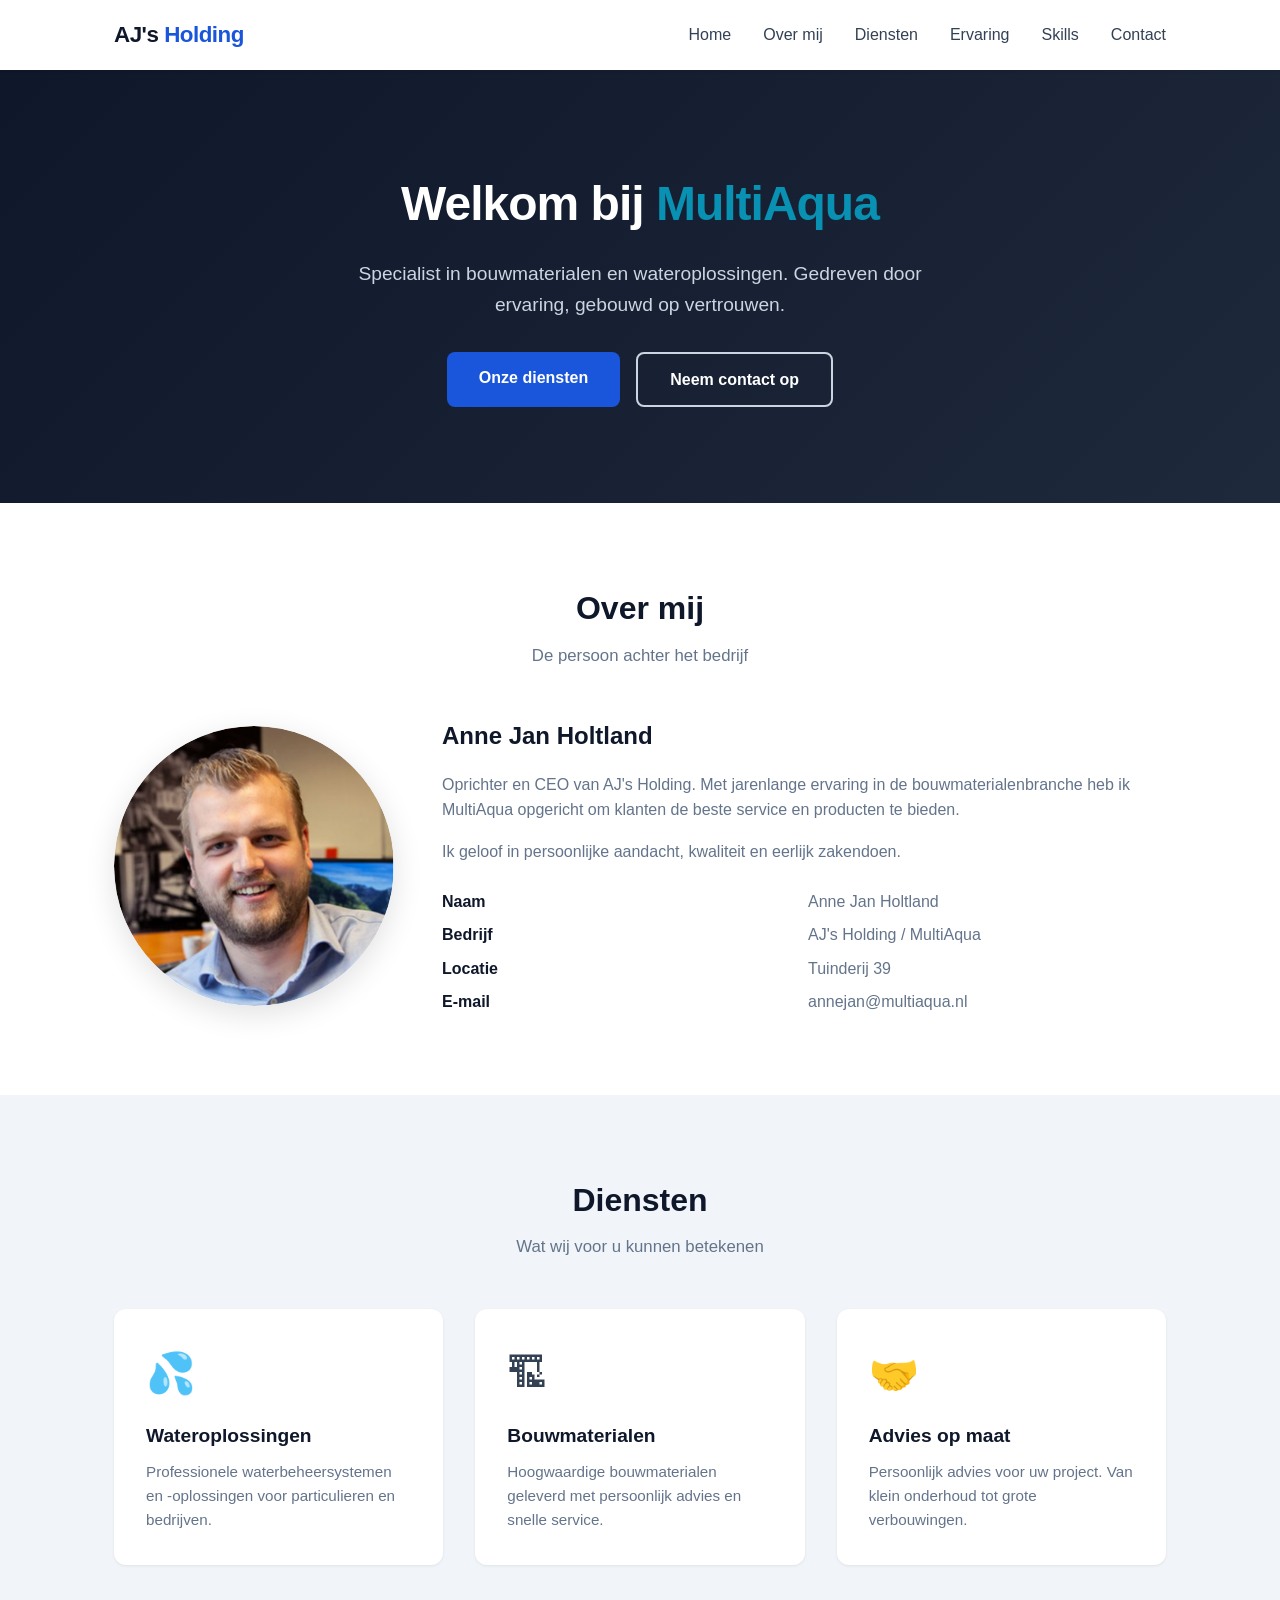
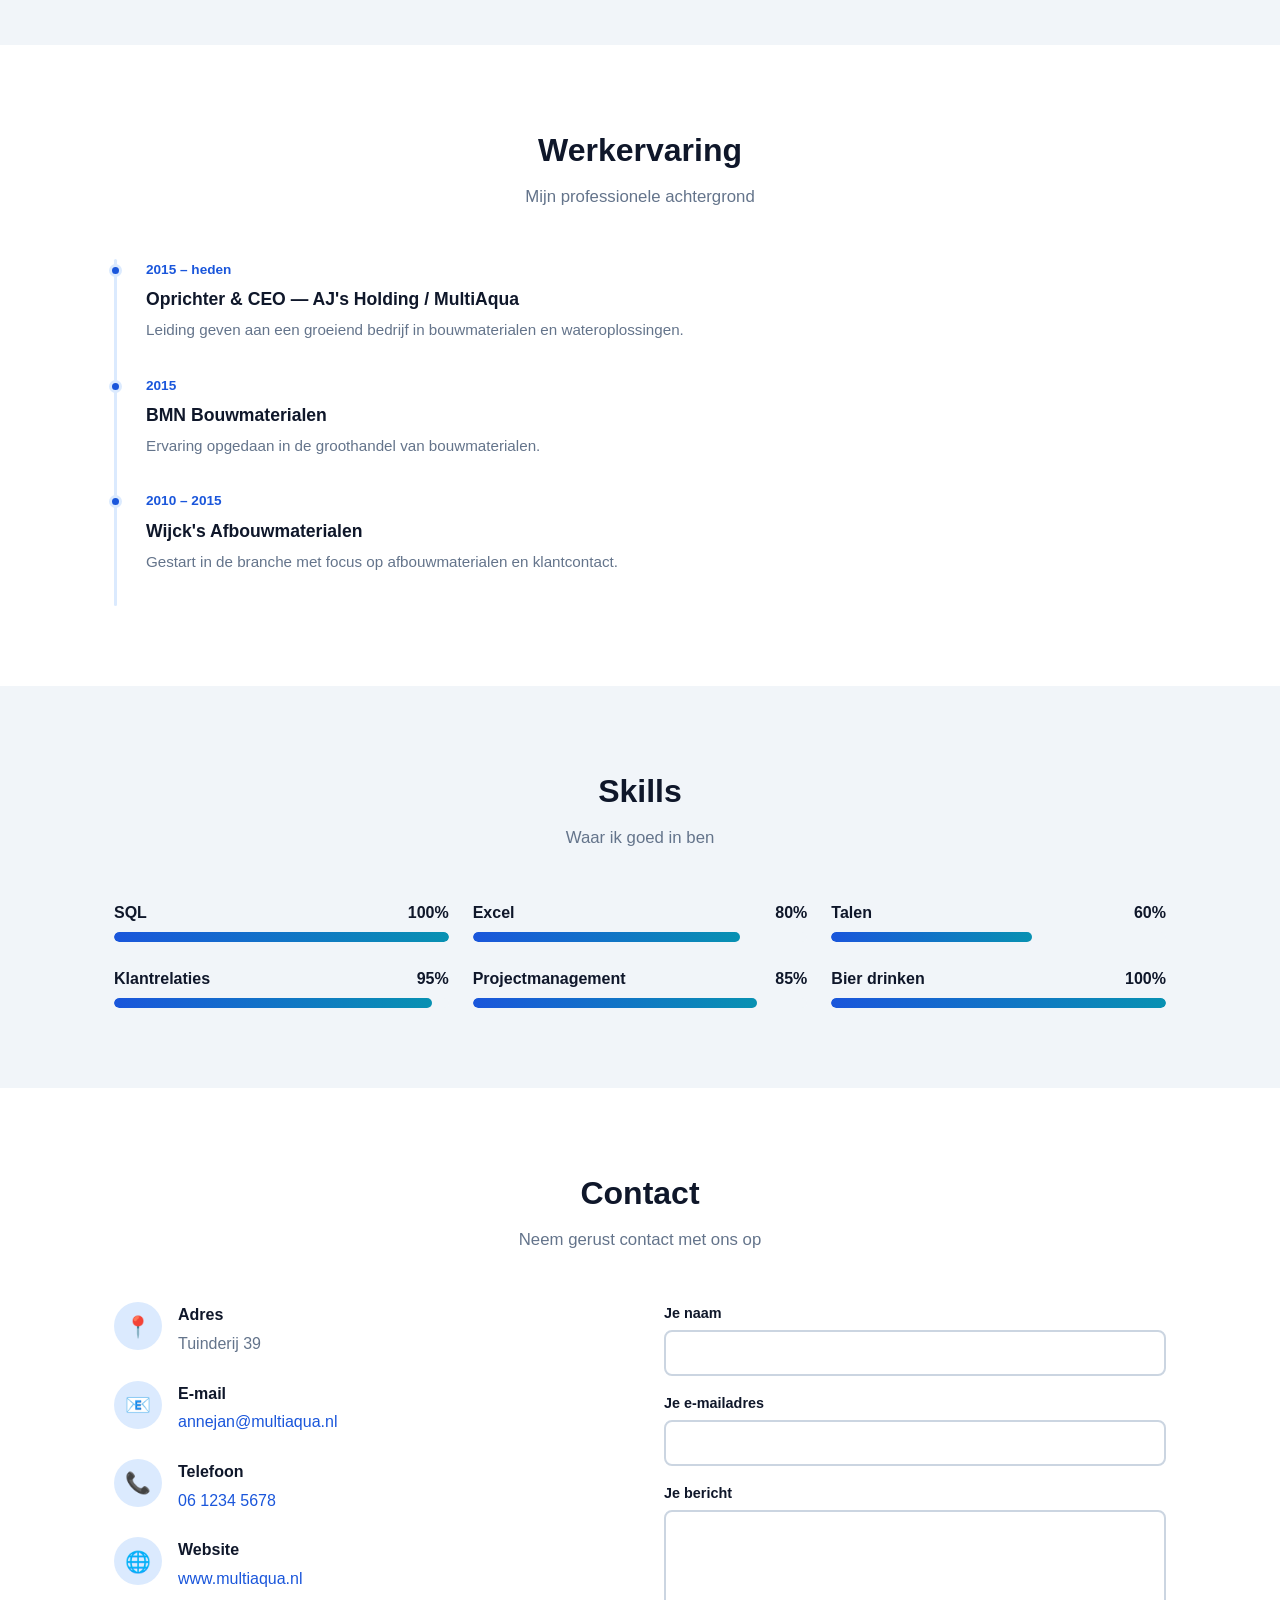
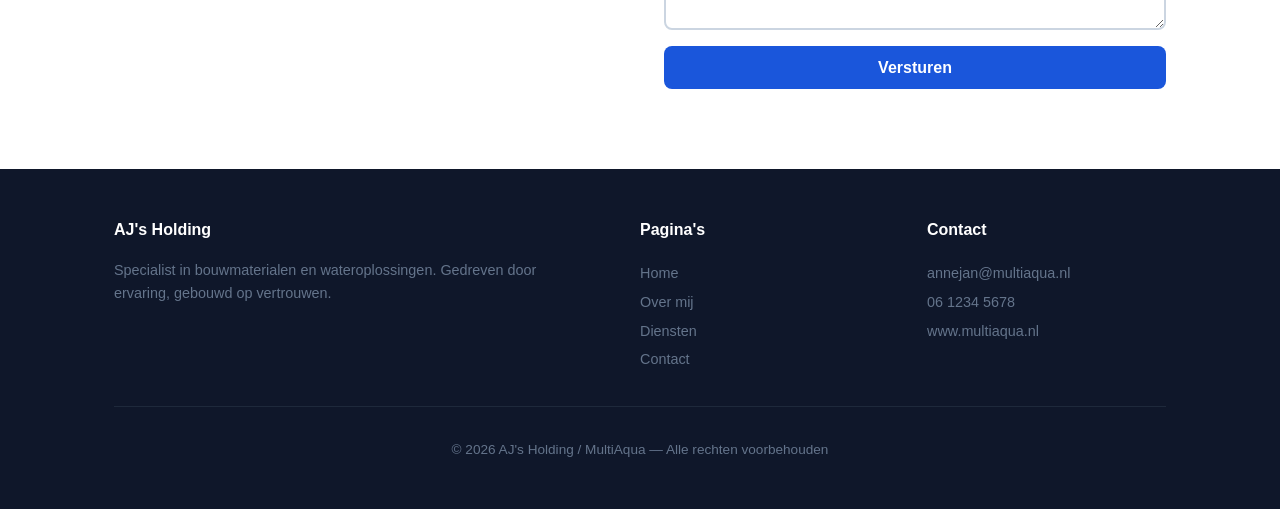
<file: index.html>
<!DOCTYPE html>
<html lang="nl">

<head>
  <meta charset="utf-8">
  <meta name="viewport" content="width=device-width, initial-scale=1.0">
  <title>AJ's Holding &mdash; MultiAqua</title>
  <link rel="stylesheet" href="css/style.css">
</head>

<body>
  <!-- Header -->
  <header class="header">
    <div class="container">
      <a href="index.html" class="logo">AJ's <span>Holding</span></a>
      <button class="menu-toggle" aria-label="Menu openen">
        <span></span>
        <span></span>
        <span></span>
      </button>
      <ul class="nav-links">
        <li><a href="#home">Home</a></li>
        <li><a href="#over">Over mij</a></li>
        <li><a href="#diensten">Diensten</a></li>
        <li><a href="#ervaring">Ervaring</a></li>
        <li><a href="#skills">Skills</a></li>
        <li><a href="#contact">Contact</a></li>
      </ul>
    </div>
  </header>

  <!-- Hero -->
  <section id="home" class="hero">
    <div class="container">
      <h1>Welkom bij <span>MultiAqua</span></h1>
      <p>Specialist in bouwmaterialen en wateroplossingen. Gedreven door ervaring, gebouwd op vertrouwen.</p>
      <div class="hero-buttons">
        <a href="#diensten" class="btn btn--primary">Onze diensten</a>
        <a href="#contact" class="btn btn--outline">Neem contact op</a>
      </div>
    </div>
  </section>

  <!-- Over mij -->
  <section id="over" class="section section--alt">
    <div class="container">
      <h2 class="section-title">Over mij</h2>
      <p class="section-subtitle">De persoon achter het bedrijf</p>
      <div class="about-grid">
        <div class="about-image">
          <img src="images/BMN_AnneJan2.png" alt="Anne Jan Holtland">
        </div>
        <div class="about-text">
          <h3>Anne Jan Holtland</h3>
          <p>Oprichter en CEO van AJ's Holding. Met jarenlange ervaring in de bouwmaterialenbranche heb ik MultiAqua opgericht om klanten de beste service en producten te bieden.</p>
          <p>Ik geloof in persoonlijke aandacht, kwaliteit en eerlijk zakendoen.</p>
          <dl class="about-details">
            <dt>Naam</dt>
            <dd>Anne Jan Holtland</dd>
            <dt>Bedrijf</dt>
            <dd>AJ's Holding / MultiAqua</dd>
            <dt>Locatie</dt>
            <dd>Tuinderij 39</dd>
            <dt>E-mail</dt>
            <dd>annejan@multiaqua.nl</dd>
          </dl>
        </div>
      </div>
    </div>
  </section>

  <!-- Diensten -->
  <section id="diensten" class="section">
    <div class="container">
      <h2 class="section-title">Diensten</h2>
      <p class="section-subtitle">Wat wij voor u kunnen betekenen</p>
      <div class="cards-grid">
        <div class="card">
          <div class="card-icon">&#128166;</div>
          <h3>Wateroplossingen</h3>
          <p>Professionele waterbeheersystemen en -oplossingen voor particulieren en bedrijven.</p>
        </div>
        <div class="card">
          <div class="card-icon">&#127959;</div>
          <h3>Bouwmaterialen</h3>
          <p>Hoogwaardige bouwmaterialen geleverd met persoonlijk advies en snelle service.</p>
        </div>
        <div class="card">
          <div class="card-icon">&#129309;</div>
          <h3>Advies op maat</h3>
          <p>Persoonlijk advies voor uw project. Van klein onderhoud tot grote verbouwingen.</p>
        </div>
      </div>
    </div>
  </section>

  <!-- Werkervaring -->
  <section id="ervaring" class="section section--alt">
    <div class="container">
      <h2 class="section-title">Werkervaring</h2>
      <p class="section-subtitle">Mijn professionele achtergrond</p>
      <div class="timeline">
        <div class="timeline-item">
          <div class="timeline-year">2015 &ndash; heden</div>
          <h3>Oprichter &amp; CEO &mdash; AJ's Holding / MultiAqua</h3>
          <p>Leiding geven aan een groeiend bedrijf in bouwmaterialen en wateroplossingen.</p>
        </div>
        <div class="timeline-item">
          <div class="timeline-year">2015</div>
          <h3>BMN Bouwmaterialen</h3>
          <p>Ervaring opgedaan in de groothandel van bouwmaterialen.</p>
        </div>
        <div class="timeline-item">
          <div class="timeline-year">2010 &ndash; 2015</div>
          <h3>Wijck's Afbouwmaterialen</h3>
          <p>Gestart in de branche met focus op afbouwmaterialen en klantcontact.</p>
        </div>
      </div>
    </div>
  </section>

  <!-- Skills -->
  <section id="skills" class="section">
    <div class="container">
      <h2 class="section-title">Skills</h2>
      <p class="section-subtitle">Waar ik goed in ben</p>
      <div class="skills-grid">
        <div class="skill-item">
          <div class="skill-header"><span>SQL</span><span>100%</span></div>
          <div class="skill-bar"><div class="skill-fill" style="width:100%"></div></div>
        </div>
        <div class="skill-item">
          <div class="skill-header"><span>Excel</span><span>80%</span></div>
          <div class="skill-bar"><div class="skill-fill" style="width:80%"></div></div>
        </div>
        <div class="skill-item">
          <div class="skill-header"><span>Talen</span><span>60%</span></div>
          <div class="skill-bar"><div class="skill-fill" style="width:60%"></div></div>
        </div>
        <div class="skill-item">
          <div class="skill-header"><span>Klantrelaties</span><span>95%</span></div>
          <div class="skill-bar"><div class="skill-fill" style="width:95%"></div></div>
        </div>
        <div class="skill-item">
          <div class="skill-header"><span>Projectmanagement</span><span>85%</span></div>
          <div class="skill-bar"><div class="skill-fill" style="width:85%"></div></div>
        </div>
        <div class="skill-item">
          <div class="skill-header"><span>Bier drinken</span><span>100%</span></div>
          <div class="skill-bar"><div class="skill-fill" style="width:100%"></div></div>
        </div>
      </div>
    </div>
  </section>

  <!-- Contact -->
  <section id="contact" class="section section--alt">
    <div class="container">
      <h2 class="section-title">Contact</h2>
      <p class="section-subtitle">Neem gerust contact met ons op</p>
      <div class="contact-grid">
        <div>
          <div class="contact-info-item">
            <div class="contact-icon">&#128205;</div>
            <div>
              <h4>Adres</h4>
              <p>Tuinderij 39</p>
            </div>
          </div>
          <div class="contact-info-item">
            <div class="contact-icon">&#128231;</div>
            <div>
              <h4>E-mail</h4>
              <p><a href="mailto:annejan@multiaqua.nl">annejan@multiaqua.nl</a></p>
            </div>
          </div>
          <div class="contact-info-item">
            <div class="contact-icon">&#128222;</div>
            <div>
              <h4>Telefoon</h4>
              <p><a href="tel:0612345678">06 1234 5678</a></p>
            </div>
          </div>
          <div class="contact-info-item">
            <div class="contact-icon">&#127760;</div>
            <div>
              <h4>Website</h4>
              <p><a href="https://www.multiaqua.nl">www.multiaqua.nl</a></p>
            </div>
          </div>
        </div>
        <form class="contact-form" action="mailto:ajholtland@hotmail.com" method="post" enctype="text/plain">
          <div class="form-group">
            <label for="name">Je naam</label>
            <input type="text" id="name" name="YourName" required>
          </div>
          <div class="form-group">
            <label for="email">Je e-mailadres</label>
            <input type="email" id="email" name="YourEmail" required>
          </div>
          <div class="form-group">
            <label for="message">Je bericht</label>
            <textarea id="message" name="YourMessage" rows="5"></textarea>
          </div>
          <button type="submit" class="btn btn--primary">Versturen</button>
        </form>
      </div>
    </div>
  </section>

  <!-- Footer -->
  <footer class="footer">
    <div class="container">
      <div class="footer-grid">
        <div>
          <h4>AJ's Holding</h4>
          <p>Specialist in bouwmaterialen en wateroplossingen. Gedreven door ervaring, gebouwd op vertrouwen.</p>
        </div>
        <div>
          <h4>Pagina's</h4>
          <ul class="footer-links">
            <li><a href="#home">Home</a></li>
            <li><a href="#over">Over mij</a></li>
            <li><a href="#diensten">Diensten</a></li>
            <li><a href="#contact">Contact</a></li>
          </ul>
        </div>
        <div>
          <h4>Contact</h4>
          <ul class="footer-links">
            <li><a href="mailto:annejan@multiaqua.nl">annejan@multiaqua.nl</a></li>
            <li><a href="tel:0612345678">06 1234 5678</a></li>
            <li><a href="https://www.multiaqua.nl">www.multiaqua.nl</a></li>
          </ul>
        </div>
      </div>
      <div class="footer-bottom">
        &copy; 2026 AJ's Holding / MultiAqua &mdash; Alle rechten voorbehouden
      </div>
    </div>
  </footer>

  <script src="js/main.js"></script>
</body>

</html>
</file>
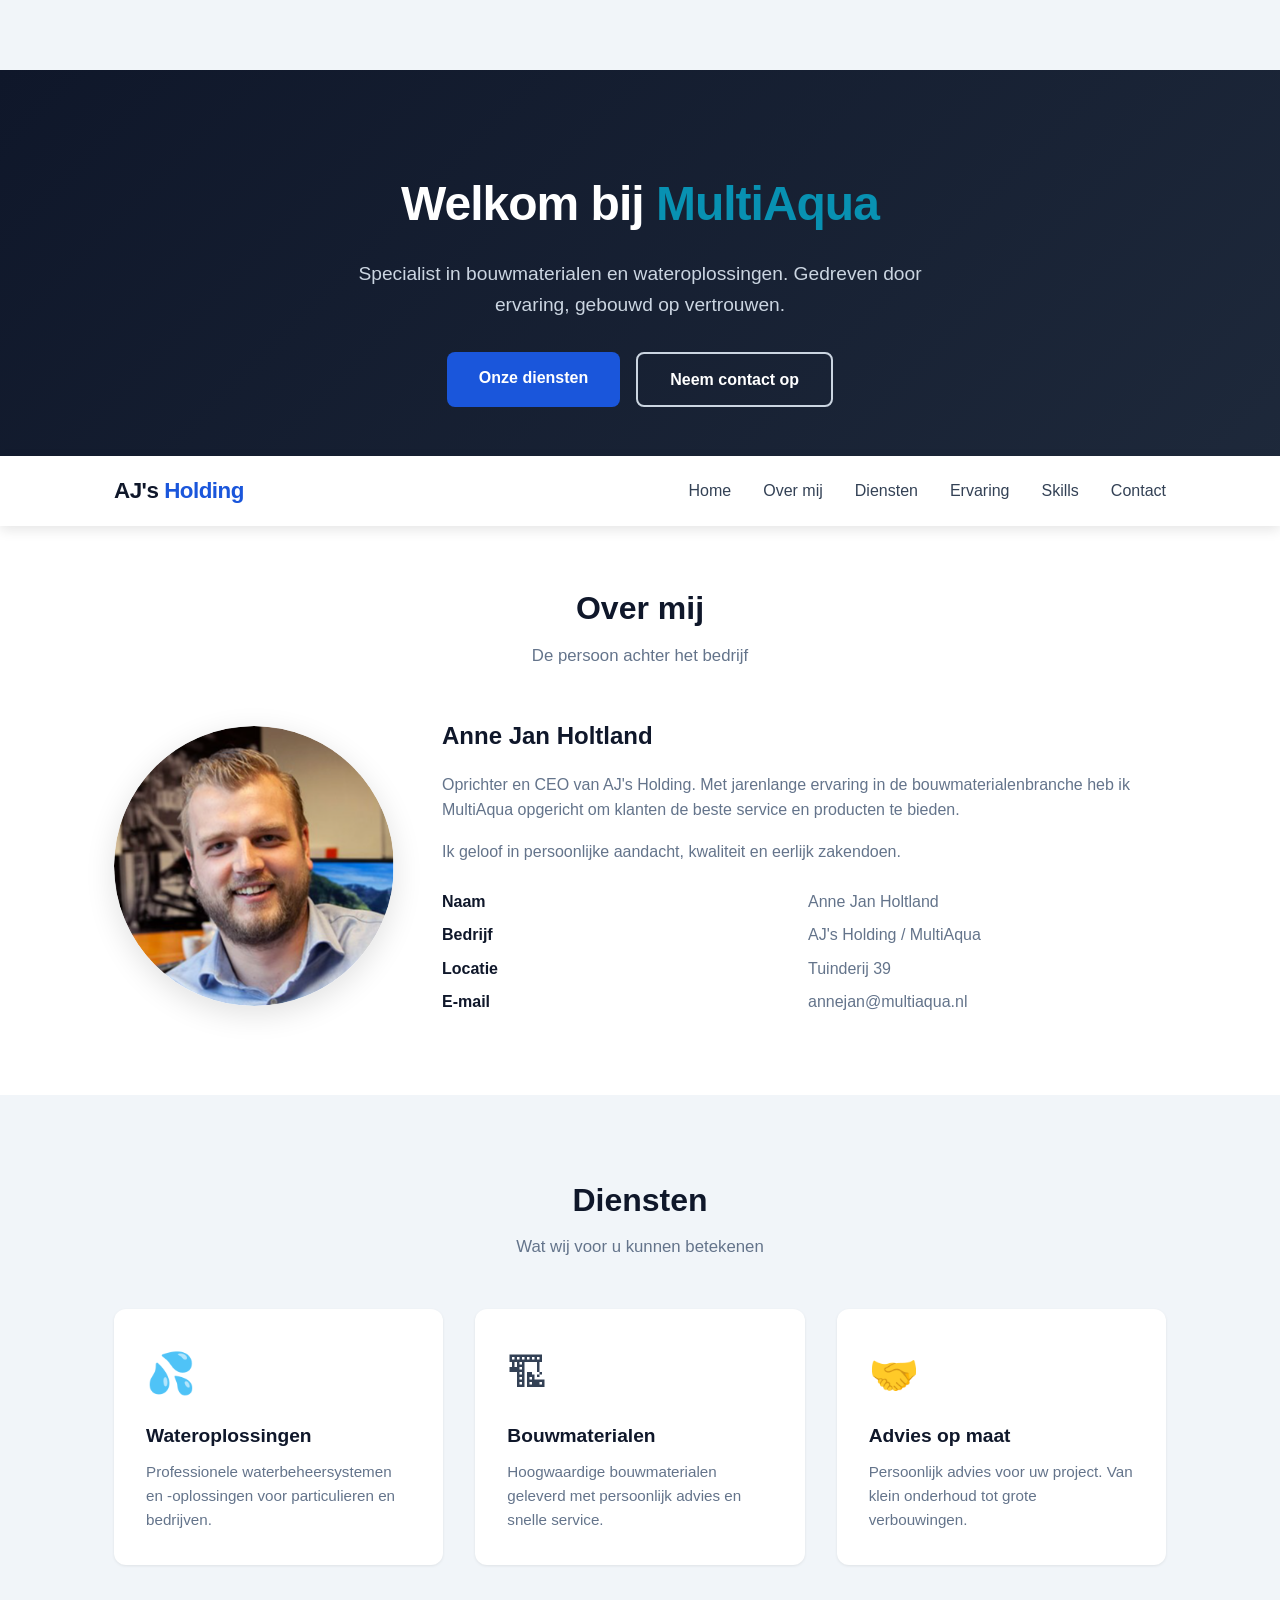
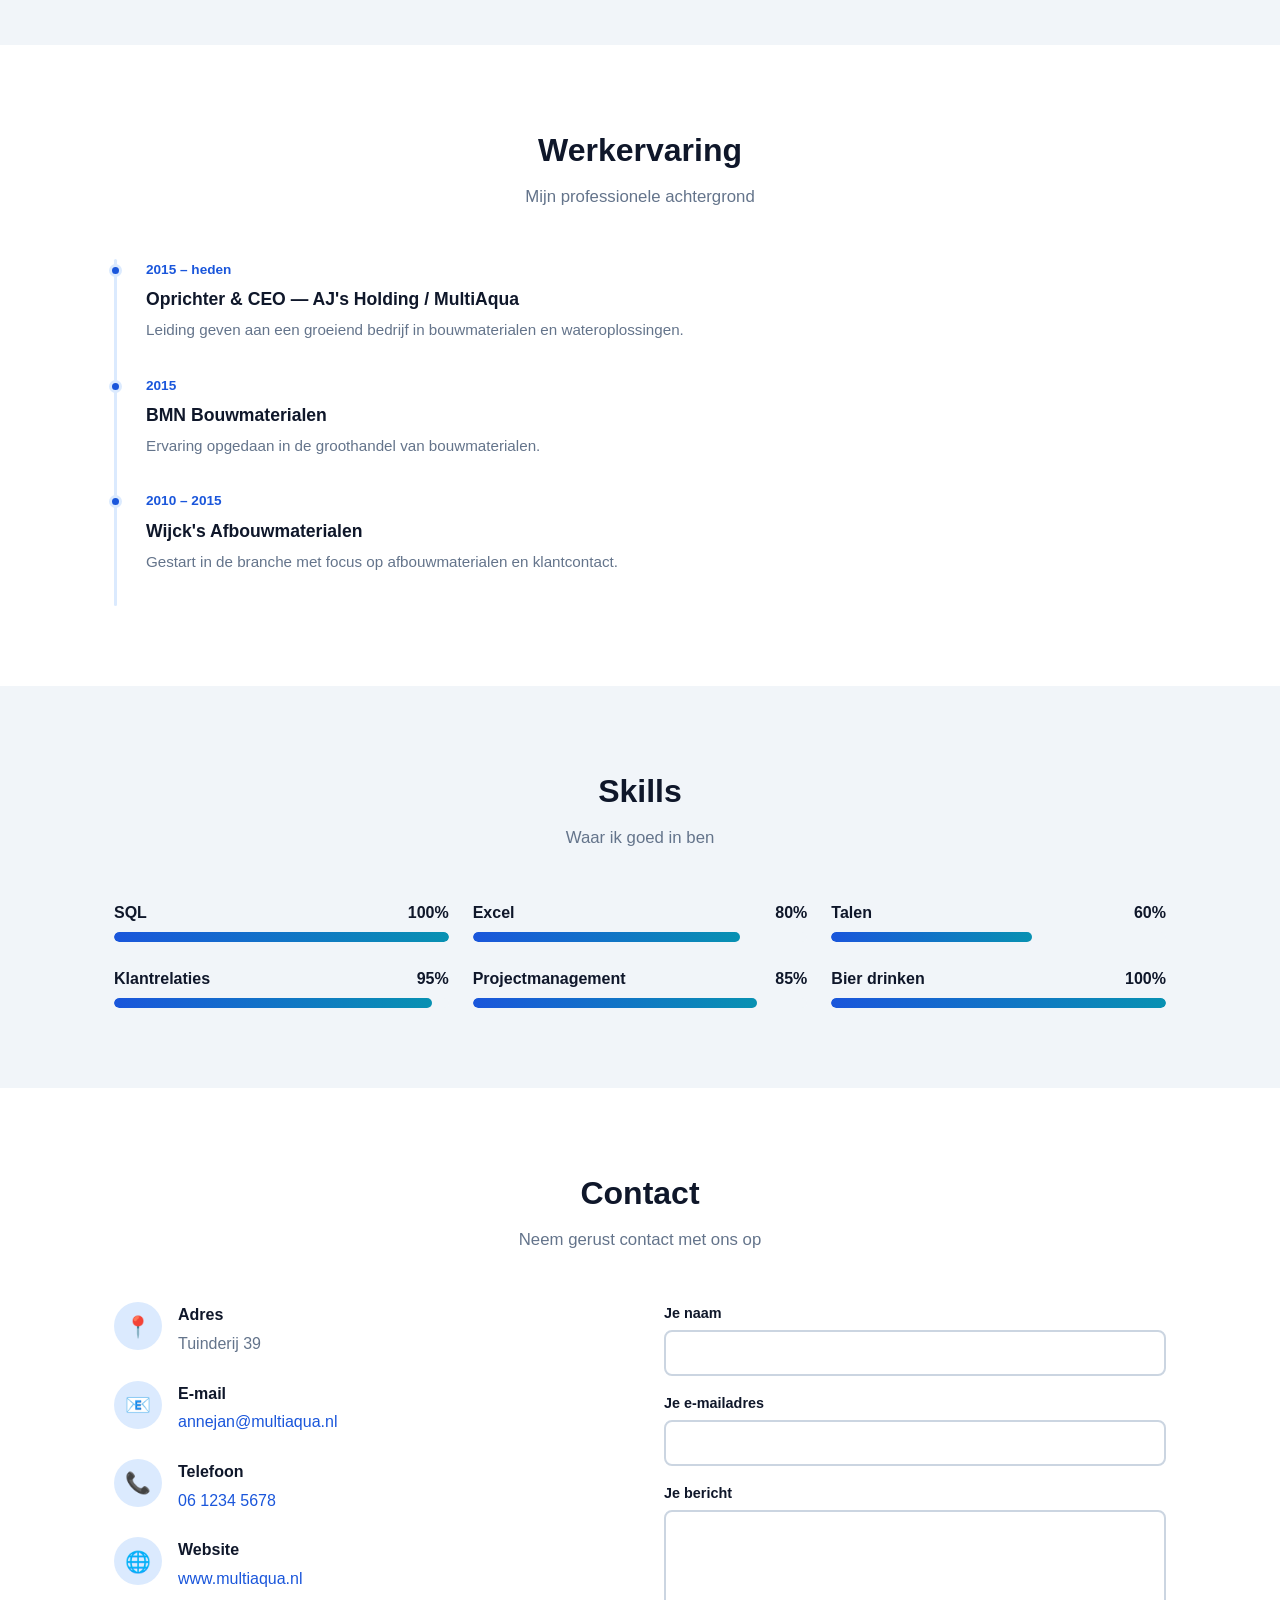
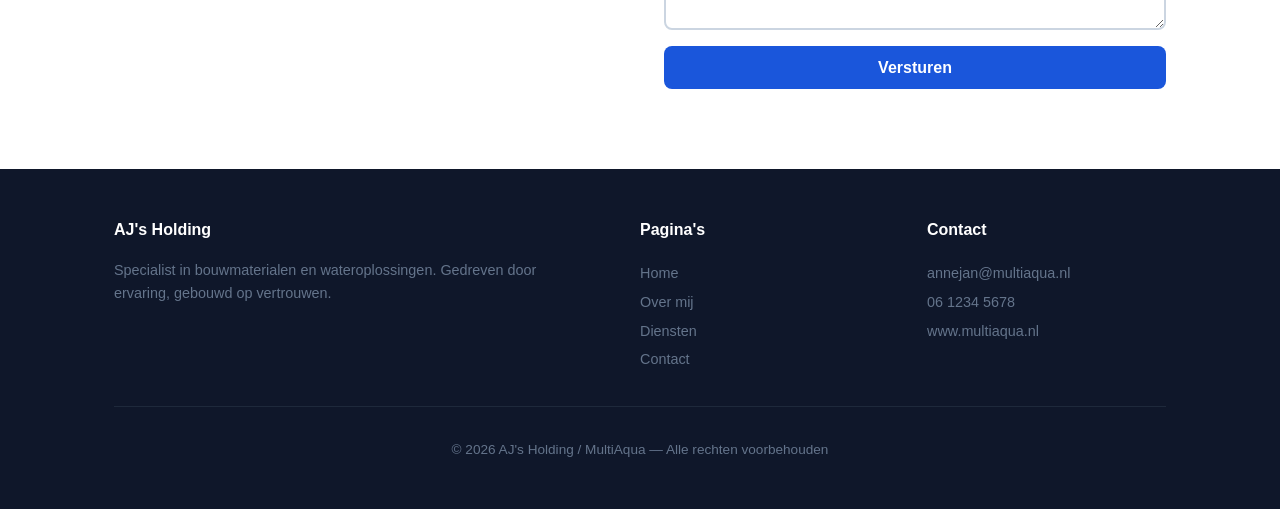
<file: Contact.html>
<!DOCTYPE html>
<html lang="nl">
<head>
  <meta charset="utf-8">
  <meta name="viewport" content="width=device-width, initial-scale=1.0">
  <meta http-equiv="refresh" content="0;url=index.html#contact">
  <title>Contact - AJ's Holding</title>
</head>
<body>
  <p>Je wordt doorgestuurd naar de <a href="index.html#contact">contactpagina</a>.</p>
</body>
</html>
</file>
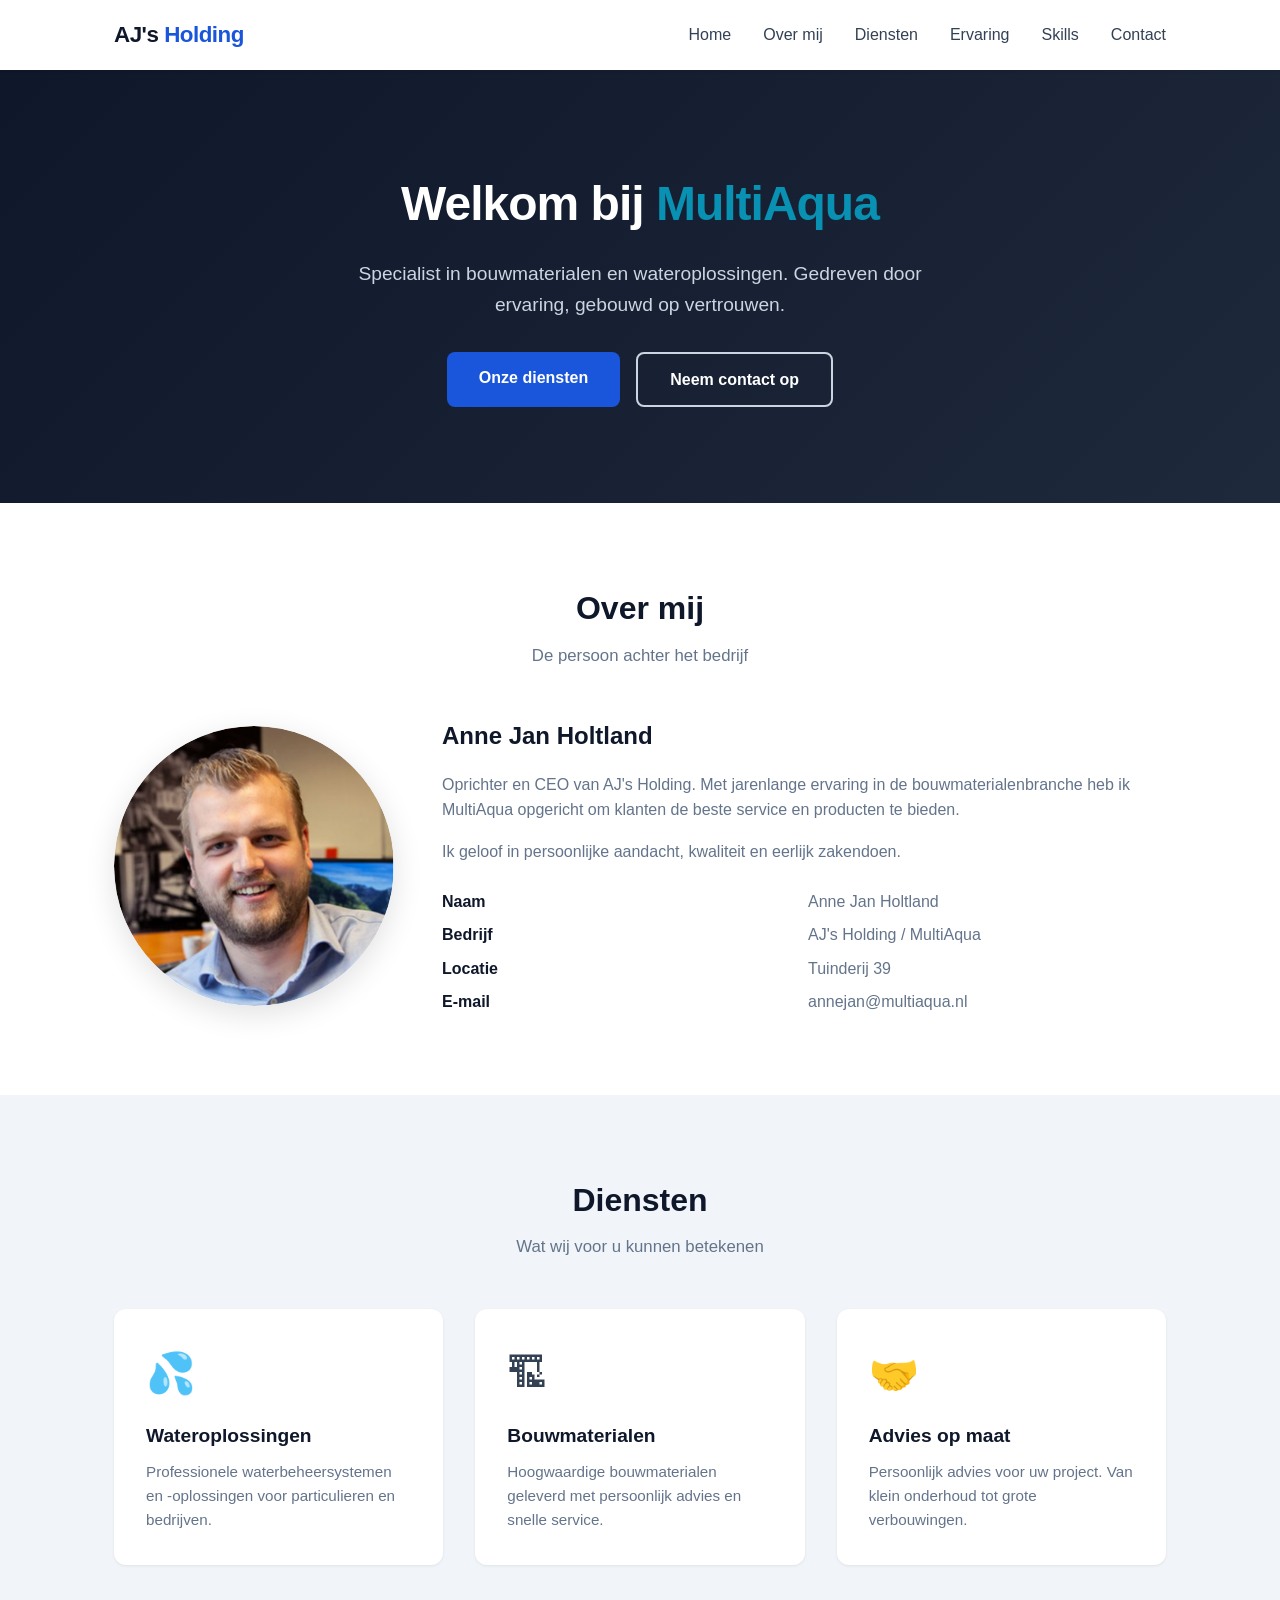
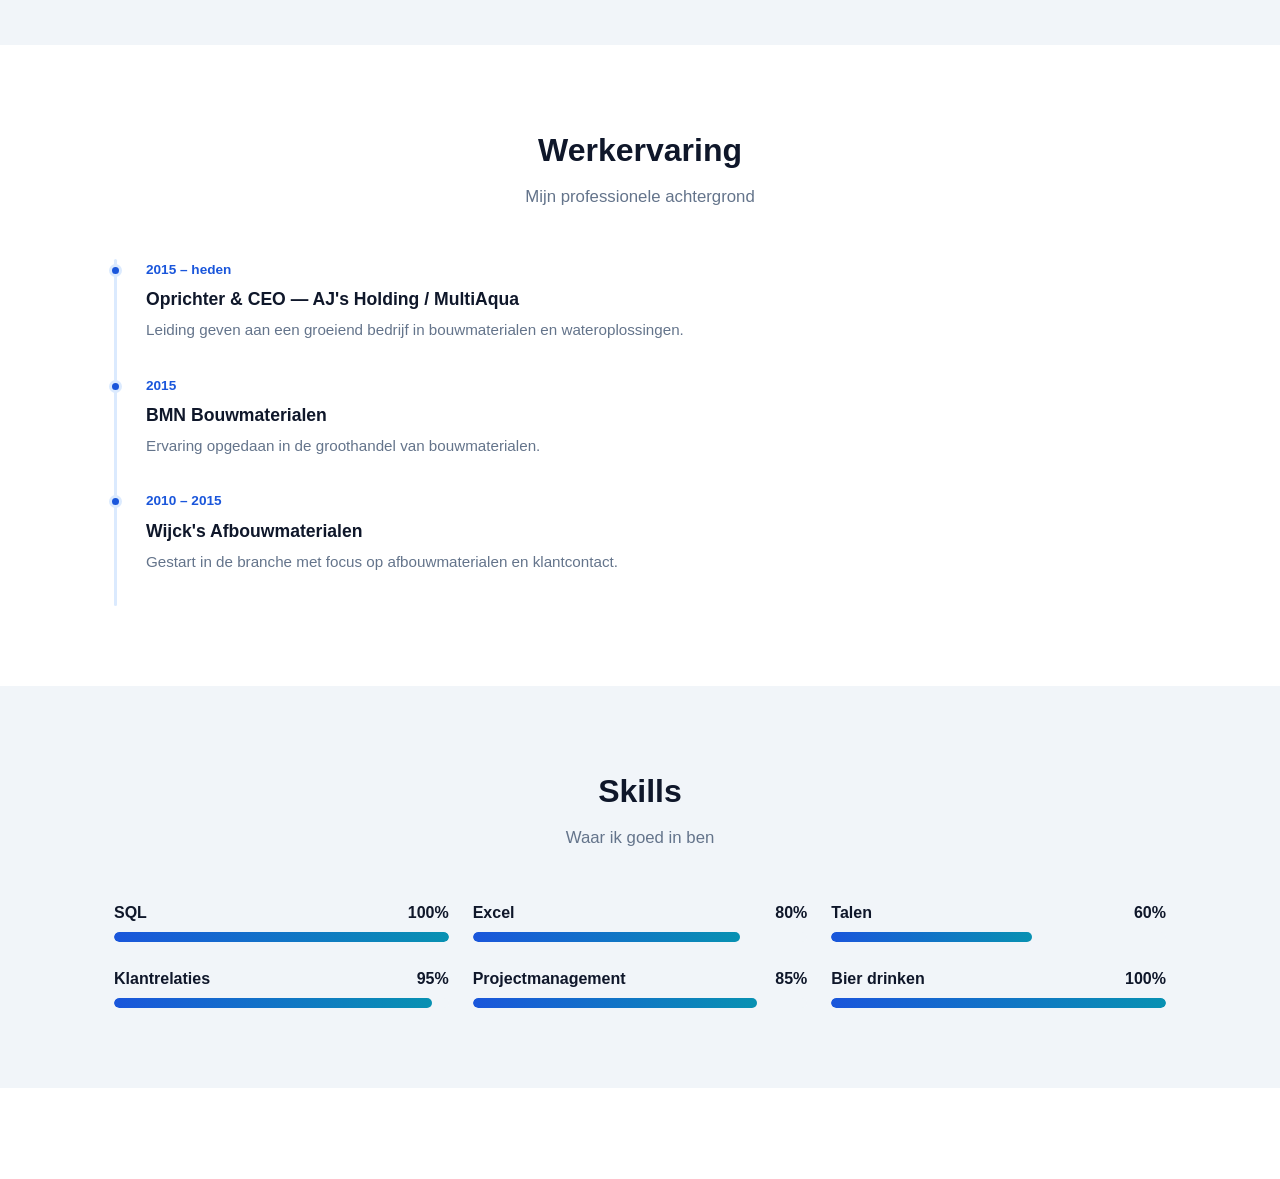
<file: inputs.html>
<!DOCTYPE html>
<html lang="nl">
<head>
  <meta charset="utf-8">
  <meta name="viewport" content="width=device-width, initial-scale=1.0">
  <meta http-equiv="refresh" content="0;url=index.html#contact">
  <title>Bericht sturen - AJ's Holding</title>
</head>
<body>
  <p>Je wordt doorgestuurd naar de <a href="index.html#contact">contactpagina</a>.</p>
</body>
</html>
</file>
<file: css/style.css>
/* =============================================
   AJ's Holding / MultiAqua — Website
   ============================================= */

/* --- CSS Variables --- */
:root {
  --color-primary: #1a56db;
  --color-primary-dark: #1e40af;
  --color-primary-light: #dbeafe;
  --color-accent: #0891b2;
  --color-dark: #0f172a;
  --color-gray-900: #1e293b;
  --color-gray-700: #334155;
  --color-gray-500: #64748b;
  --color-gray-300: #cbd5e1;
  --color-gray-100: #f1f5f9;
  --color-white: #ffffff;
  --font-main: 'Segoe UI', Tahoma, Geneva, Verdana, sans-serif;
  --shadow-sm: 0 1px 3px rgba(0, 0, 0, 0.08);
  --shadow-md: 0 4px 12px rgba(0, 0, 0, 0.1);
  --shadow-lg: 0 8px 30px rgba(0, 0, 0, 0.12);
  --radius: 12px;
  --max-width: 1100px;
}

/* --- Reset --- */
*,
*::before,
*::after {
  margin: 0;
  padding: 0;
  box-sizing: border-box;
}

html {
  scroll-behavior: smooth;
}

body {
  font-family: var(--font-main);
  line-height: 1.6;
  color: var(--color-gray-700);
  background: var(--color-gray-100);
}

img {
  max-width: 100%;
  display: block;
}

a {
  color: var(--color-primary);
  text-decoration: none;
}

a:hover {
  text-decoration: underline;
}

/* --- Utility --- */
.container {
  max-width: var(--max-width);
  margin: 0 auto;
  padding: 0 1.5rem;
}

.section {
  padding: 5rem 0;
}

.section--alt {
  background: var(--color-white);
}

.section-title {
  font-size: 2rem;
  color: var(--color-dark);
  text-align: center;
  margin-bottom: 0.5rem;
}

.section-subtitle {
  text-align: center;
  color: var(--color-gray-500);
  margin-bottom: 3rem;
  font-size: 1.05rem;
}

/* --- Header / Navigation --- */
.header {
  background: var(--color-white);
  position: sticky;
  top: 0;
  z-index: 1000;
  box-shadow: var(--shadow-sm);
}

.header .container {
  display: flex;
  align-items: center;
  justify-content: space-between;
  height: 70px;
}

.logo {
  font-size: 1.4rem;
  font-weight: 800;
  color: var(--color-dark);
  letter-spacing: -0.5px;
}

.logo span {
  color: var(--color-primary);
}

.nav-links {
  list-style: none;
  display: flex;
  gap: 2rem;
}

.nav-links a {
  color: var(--color-gray-700);
  font-weight: 500;
  transition: color 0.2s;
}

.nav-links a:hover {
  color: var(--color-primary);
  text-decoration: none;
}

/* Hamburger menu */
.menu-toggle {
  display: none;
  background: none;
  border: none;
  cursor: pointer;
  padding: 0.5rem;
}

.menu-toggle span {
  display: block;
  width: 26px;
  height: 3px;
  background: var(--color-dark);
  margin: 5px 0;
  border-radius: 2px;
  transition: transform 0.3s, opacity 0.3s;
}

/* --- Hero --- */
.hero {
  background: linear-gradient(135deg, var(--color-dark) 0%, var(--color-gray-900) 100%);
  color: var(--color-white);
  padding: 6rem 2rem;
  text-align: center;
}

.hero h1 {
  font-size: 3rem;
  font-weight: 800;
  margin-bottom: 1rem;
  letter-spacing: -1px;
}

.hero h1 span {
  color: var(--color-accent);
}

.hero p {
  font-size: 1.2rem;
  color: var(--color-gray-300);
  max-width: 600px;
  margin: 0 auto 2rem;
}

.hero-buttons {
  display: flex;
  gap: 1rem;
  justify-content: center;
  flex-wrap: wrap;
}

/* Buttons */
.btn {
  display: inline-block;
  padding: 0.8rem 2rem;
  border-radius: 8px;
  font-weight: 600;
  font-size: 1rem;
  cursor: pointer;
  transition: transform 0.2s, box-shadow 0.2s;
  border: none;
}

.btn:hover {
  transform: translateY(-2px);
  box-shadow: var(--shadow-md);
  text-decoration: none;
}

.btn--primary {
  background: var(--color-primary);
  color: var(--color-white);
}

.btn--primary:hover {
  background: var(--color-primary-dark);
}

.btn--outline {
  background: transparent;
  color: var(--color-white);
  border: 2px solid var(--color-gray-300);
}

.btn--outline:hover {
  background: rgba(255, 255, 255, 0.1);
  border-color: var(--color-white);
}

/* --- About / Profile --- */
.about-grid {
  display: grid;
  grid-template-columns: 280px 1fr;
  gap: 3rem;
  align-items: center;
}

.about-image img {
  width: 280px;
  height: 280px;
  border-radius: 50%;
  object-fit: cover;
  box-shadow: var(--shadow-lg);
}

.about-text h3 {
  font-size: 1.5rem;
  color: var(--color-dark);
  margin-bottom: 1rem;
}

.about-text p {
  margin-bottom: 1rem;
  color: var(--color-gray-500);
}

.about-details {
  display: grid;
  grid-template-columns: 1fr 1fr;
  gap: 0.5rem;
  margin-top: 1.5rem;
}

.about-details dt {
  font-weight: 700;
  color: var(--color-dark);
}

.about-details dd {
  color: var(--color-gray-500);
}

/* --- Services / Cards --- */
.cards-grid {
  display: grid;
  grid-template-columns: repeat(auto-fit, minmax(280px, 1fr));
  gap: 2rem;
}

.card {
  background: var(--color-white);
  border-radius: var(--radius);
  padding: 2rem;
  box-shadow: var(--shadow-sm);
  transition: transform 0.2s, box-shadow 0.2s;
}

.section--alt .card {
  background: var(--color-gray-100);
}

.card:hover {
  transform: translateY(-4px);
  box-shadow: var(--shadow-md);
}

.card-icon {
  font-size: 2.5rem;
  margin-bottom: 1rem;
}

.card h3 {
  font-size: 1.2rem;
  color: var(--color-dark);
  margin-bottom: 0.5rem;
}

.card p {
  color: var(--color-gray-500);
  font-size: 0.95rem;
}

/* --- Skills --- */
.skills-grid {
  display: grid;
  grid-template-columns: repeat(auto-fit, minmax(250px, 1fr));
  gap: 1.5rem;
}

.skill-item {
  display: flex;
  flex-direction: column;
  gap: 0.4rem;
}

.skill-header {
  display: flex;
  justify-content: space-between;
  font-weight: 600;
  color: var(--color-dark);
}

.skill-bar {
  height: 10px;
  background: var(--color-gray-100);
  border-radius: 5px;
  overflow: hidden;
}

.section--alt .skill-bar {
  background: var(--color-gray-300);
}

.skill-fill {
  height: 100%;
  border-radius: 5px;
  background: linear-gradient(90deg, var(--color-primary), var(--color-accent));
}

/* --- Experience Timeline --- */
.timeline {
  position: relative;
  padding-left: 2rem;
}

.timeline::before {
  content: '';
  position: absolute;
  left: 0;
  top: 0;
  bottom: 0;
  width: 3px;
  background: var(--color-primary-light);
  border-radius: 3px;
}

.timeline-item {
  position: relative;
  padding-bottom: 2rem;
}

.timeline-item::before {
  content: '';
  position: absolute;
  left: -2rem;
  top: 5px;
  width: 13px;
  height: 13px;
  border-radius: 50%;
  background: var(--color-primary);
  border: 3px solid var(--color-primary-light);
  transform: translateX(-5px);
}

.timeline-year {
  font-size: 0.85rem;
  font-weight: 700;
  color: var(--color-primary);
  margin-bottom: 0.3rem;
}

.timeline-item h3 {
  font-size: 1.1rem;
  color: var(--color-dark);
  margin-bottom: 0.3rem;
}

.timeline-item p {
  color: var(--color-gray-500);
  font-size: 0.95rem;
}

/* --- Contact Section --- */
.contact-grid {
  display: grid;
  grid-template-columns: 1fr 1fr;
  gap: 3rem;
}

.contact-info-item {
  display: flex;
  gap: 1rem;
  margin-bottom: 1.5rem;
}

.contact-icon {
  width: 48px;
  height: 48px;
  background: var(--color-primary-light);
  border-radius: 50%;
  display: flex;
  align-items: center;
  justify-content: center;
  font-size: 1.3rem;
  flex-shrink: 0;
}

.contact-info-item h4 {
  color: var(--color-dark);
  margin-bottom: 0.2rem;
}

.contact-info-item p {
  color: var(--color-gray-500);
}

.contact-form {
  display: flex;
  flex-direction: column;
  gap: 1rem;
}

.form-group {
  display: flex;
  flex-direction: column;
  gap: 0.3rem;
}

.form-group label {
  font-weight: 600;
  color: var(--color-dark);
  font-size: 0.9rem;
}

.form-group input,
.form-group textarea {
  padding: 0.75rem 1rem;
  border: 2px solid var(--color-gray-300);
  border-radius: 8px;
  font-family: var(--font-main);
  font-size: 1rem;
  transition: border-color 0.2s;
}

.form-group input:focus,
.form-group textarea:focus {
  outline: none;
  border-color: var(--color-primary);
}

.form-group textarea {
  resize: vertical;
  min-height: 120px;
}

/* --- Footer --- */
.footer {
  background: var(--color-dark);
  color: var(--color-gray-300);
  padding: 3rem 0;
}

.footer-grid {
  display: grid;
  grid-template-columns: 2fr 1fr 1fr;
  gap: 3rem;
}

.footer h4 {
  color: var(--color-white);
  margin-bottom: 1rem;
}

.footer p {
  font-size: 0.9rem;
  color: var(--color-gray-500);
}

.footer-links {
  list-style: none;
}

.footer-links a {
  color: var(--color-gray-500);
  font-size: 0.9rem;
  line-height: 2;
}

.footer-links a:hover {
  color: var(--color-white);
}

.footer-bottom {
  text-align: center;
  padding-top: 2rem;
  margin-top: 2rem;
  border-top: 1px solid var(--color-gray-900);
  font-size: 0.85rem;
  color: var(--color-gray-500);
}

/* --- Responsive --- */
@media (max-width: 768px) {
  .menu-toggle {
    display: block;
  }

  .nav-links {
    display: none;
    position: absolute;
    top: 70px;
    left: 0;
    right: 0;
    background: var(--color-white);
    flex-direction: column;
    padding: 1rem 1.5rem;
    gap: 0;
    box-shadow: var(--shadow-md);
  }

  .nav-links.active {
    display: flex;
  }

  .nav-links li {
    padding: 0.75rem 0;
    border-bottom: 1px solid var(--color-gray-100);
  }

  .hero h1 {
    font-size: 2rem;
  }

  .hero p {
    font-size: 1rem;
  }

  .about-grid {
    grid-template-columns: 1fr;
    text-align: center;
  }

  .about-image img {
    margin: 0 auto;
    width: 200px;
    height: 200px;
  }

  .about-details {
    grid-template-columns: 1fr;
  }

  .contact-grid {
    grid-template-columns: 1fr;
  }

  .footer-grid {
    grid-template-columns: 1fr;
    gap: 2rem;
  }

  .section {
    padding: 3rem 0;
  }
}
</file>
